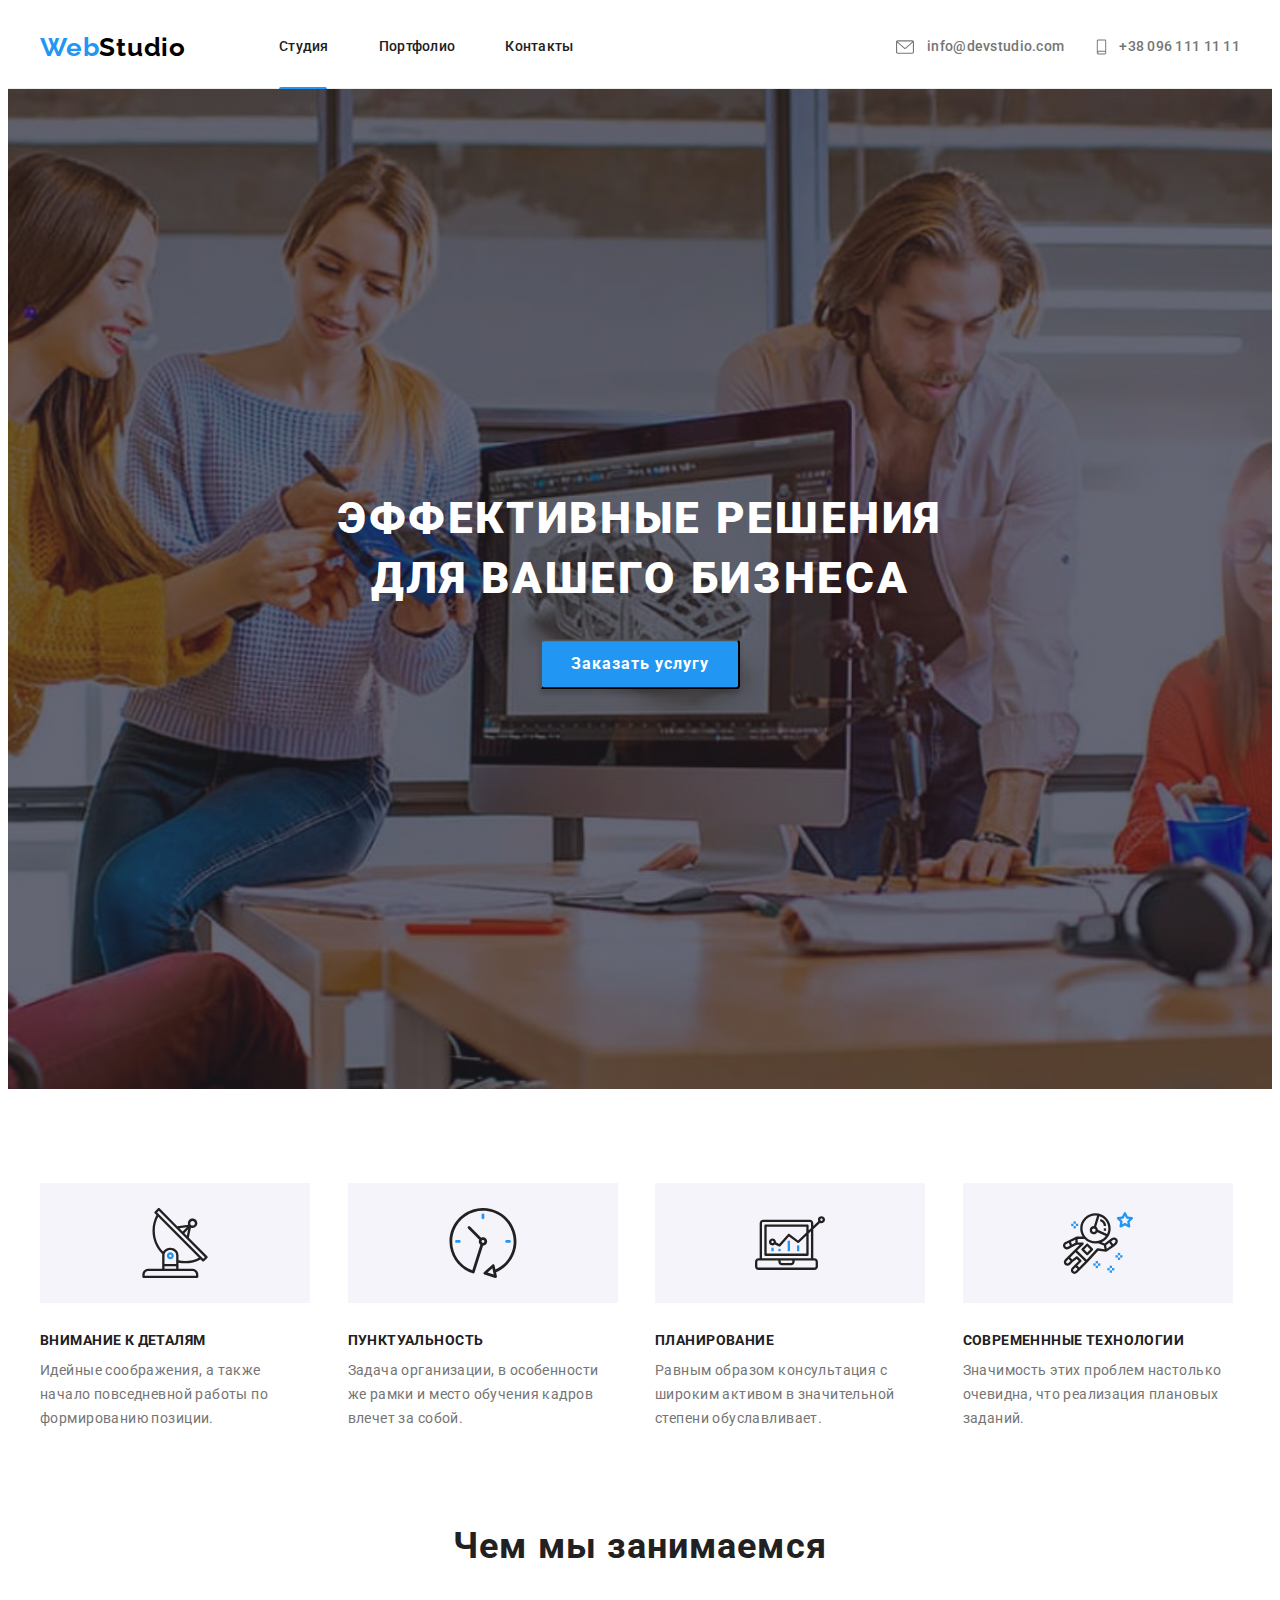
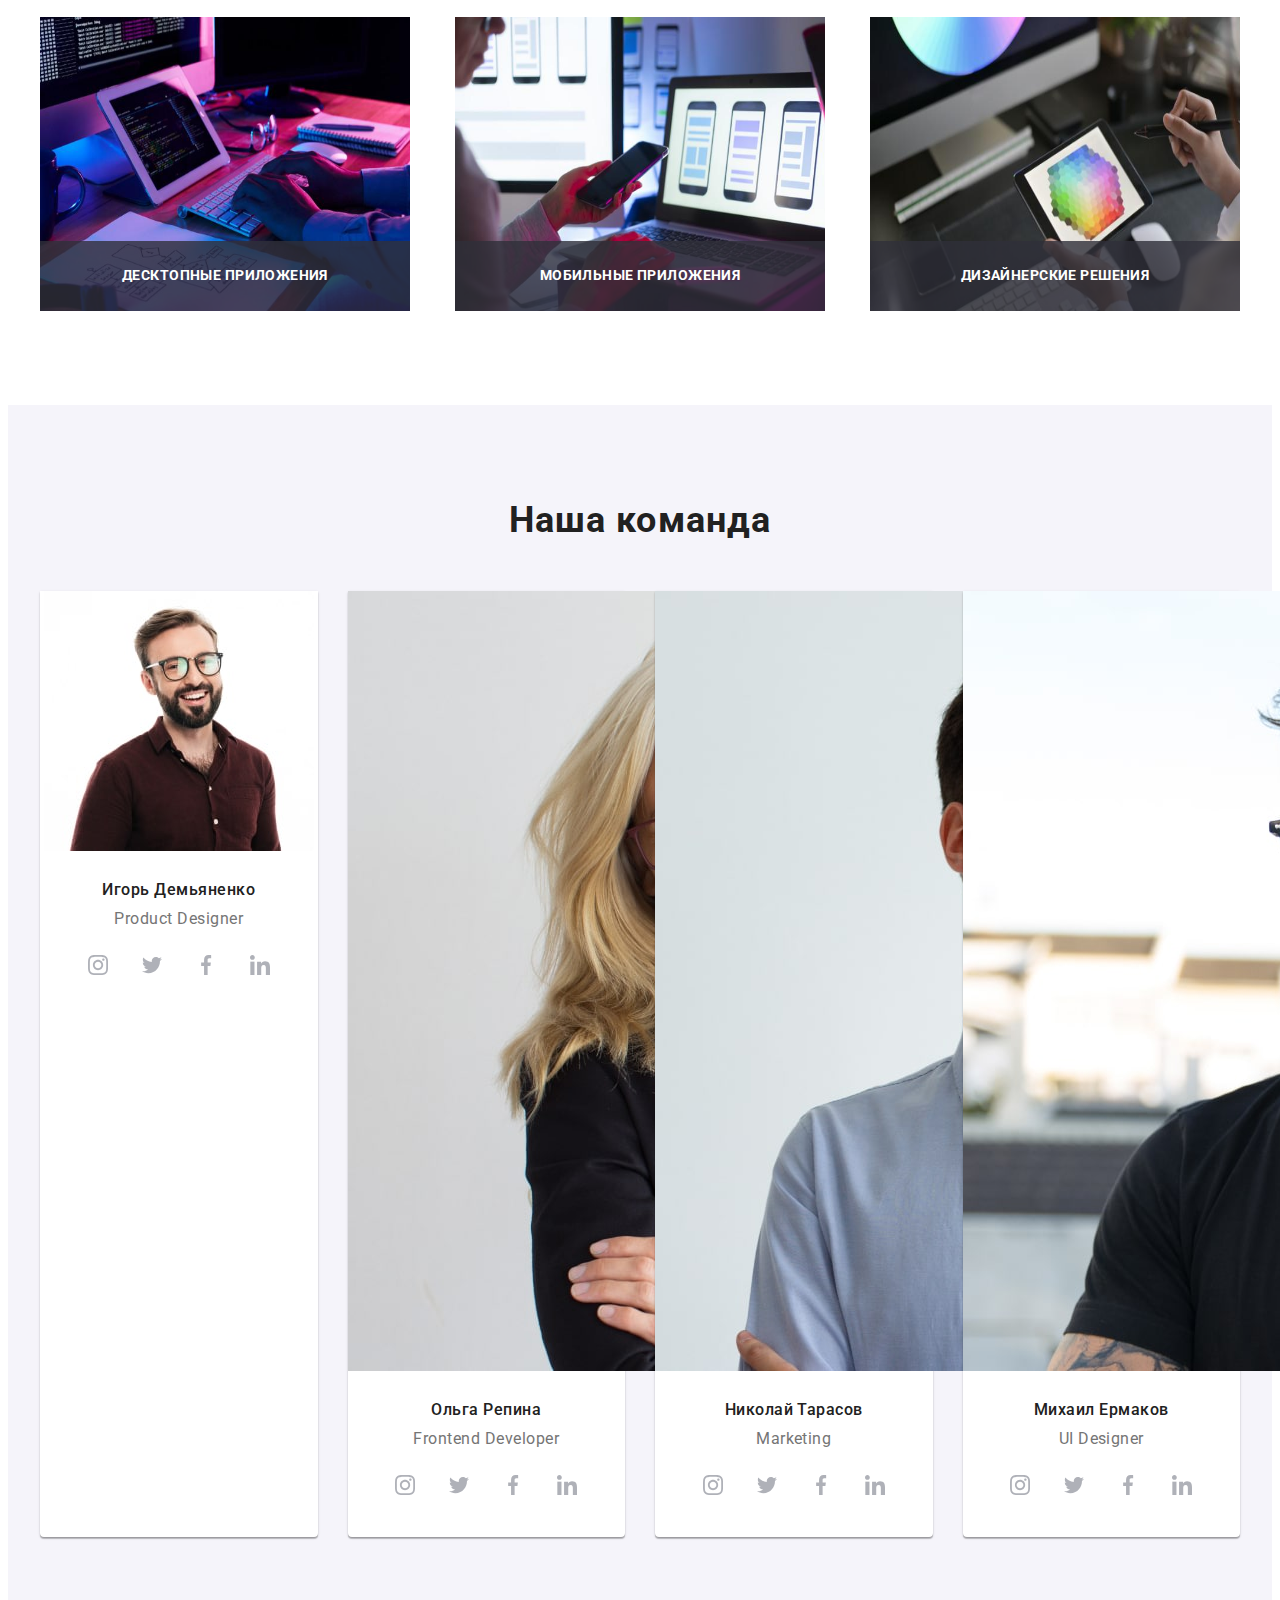
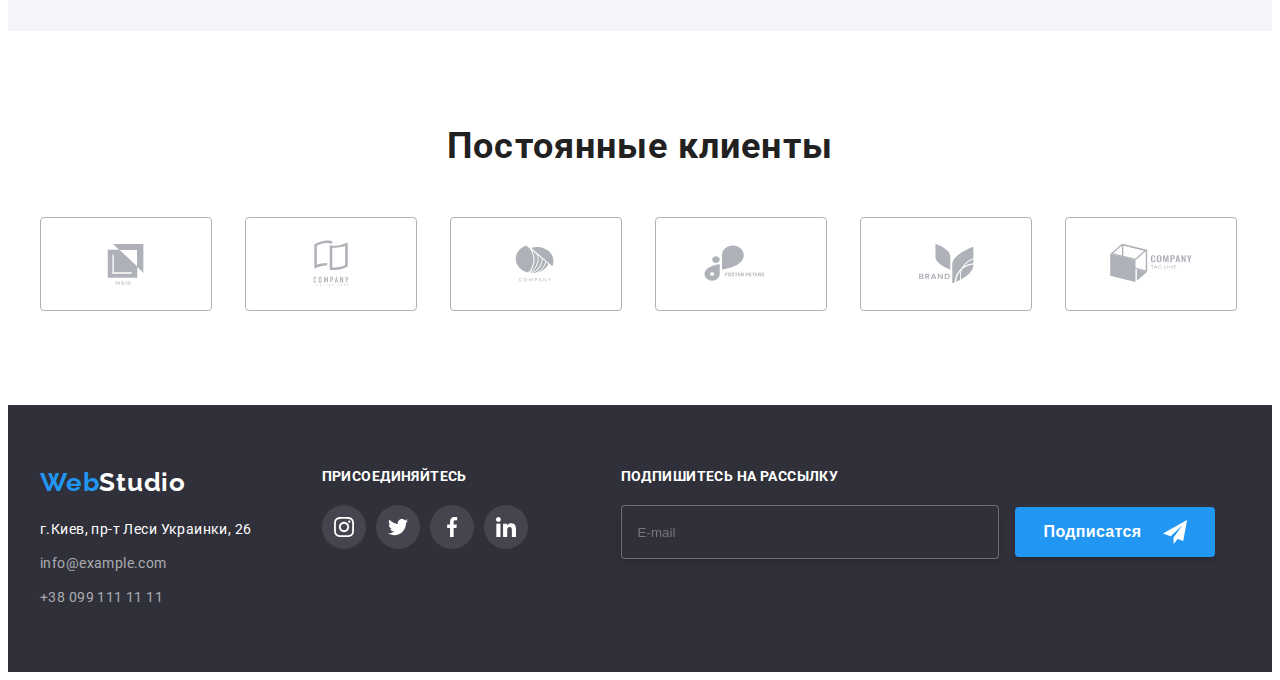
<file: index.html>
<!DOCTYPE html>
<html lang="ru">
  <head>
    <meta charset="UTF-8" />
    <meta http-equiv="X-UA-Compatible" content="IE=edge" />
    <meta name="viewport" content="width=device-width, initial-scale=1.0" />
    <link rel="preconnect" href="https://fonts.googleapis.com" />
    <link rel="preconnect" href="https://fonts.gstatic.com" crossorigin />
    <link
      href="https://fonts.googleapis.com/css2?family=Raleway:wght@700&family=Roboto:wght@400;500;700;900&display=swap"
      rel="stylesheet"
    />
    <link
      rel="stylesheet"
      href="https://cdnjs.cloudflare.com/ajax/libs/modern-normalize/1.1.0/modern-normalize.min.css"
      integrity="sha512-wpPYUAdjBVSE4KJnH1VR1HeZfpl1ub8YT/NKx4PuQ5NmX2tKuGu6U/JRp5y+Y8XG2tV+wKQpNHVUX03MfMFn9Q=="
      crossorigin="anonymous"
      referrerpolicy="no-referrer"
    />
    <link rel="stylesheet" href="./css/main.min.css" />
    <title>WebStudio</title>
  </head>
  <body>
    <!--header-->
    <header class="header">
      <!--menu nav-->
      <div class="container">
        <a class="logo link" href="./index.html"
          >Web<span class="logo--bleck">Studio</span></a>
        <nav class="nav header-nav">
          <ul class="nav-list list">
            <li class="nav__item">
              <a class="nav__link link" href="./index.html">Студия</a>
            </li>
            <li class="nav__item">
              <a class="nav__link link" href="./portfolio.html"
                >Портфолио</a
              >
            </li>
            <li class="nav__item">
              <a class="nav__link link" href="#contaсts">Контакты</a>
            </li>
          </ul>
        </nav>
        <ul class="contaсt-first list">
          <li class="contaсt-first__item">
            <a class="contaсt-first__link link" href="info@devstudio.com"
              ><svg class="contaсt-first__icon" width="24" height="18">
                <use href="./img/icons.svg#icon-envelope"></use></svg>
            info@devstudio.com</a>
          </li>
          <li class="contaсt-first__item">
            <a class="contaсt-first__link link" href="+380961111111">
              <svg class="contaсt-first__icon" width="15" height="24">
                <use href="./img/icons.svg#icon-smartphone"></use></svg>
              +38 096 111 11 11</a>
          </li>
        </ul>
        <button class="menu-open-btn" type="button">
        <svg class="menu-open-icon" width="40" height="40">
        <use href="./img/icons.svg#icon-menu"></use></svg>
        </button>
        <div class="mob-menu is-hidden">
          <div class="container">
            <button class="menu-close-btn" type="button">
              <svg class="menu-close-icon" width="40" height="40">
              <use href="./img/icons.svg#icon-close_40px"></use></svg>
            </button>
            <nav class="mob-nav">
              <ul class="mob-nav-list list">
                <li class="mob-nav__item">
                  <a class="mob-nav__link mob-nav__link--color link" href="./index.html">Студия</a>
                </li>
                <li class="mob-nav__item">
                  <a class="mob-nav__link link" href="./portfolio.html"
                    >Портфолио</a
                  >
                </li>
                <li class="mob-nav__item">
                  <a class="mob-nav__link link" href="#contaсts">Контакты</a>
                </li>
              </ul>
            </nav>
            <div class="mob-bottom">
              <ul class="mob-contaсt-list list">
                <li class="mob-contaсt__item">
                  <a class="mob-contaсt__tel link" 
                    href="+380961111111">+38 096 111 11 11</a>
                </li>
                <li class="mob-contaсt__item">
                  <a class="mob-contaсt__email link" 
                    href="info@devstudio.com">info@devstudio.com</a>
                </li>
              </ul>
              <ul class="mob-soc-list list">
                <li class="mob-soc__item">
                  <a href="https://www.instagram.com"
                    class="mob-soc__link link">Instagram</a>
                </li>
                <li class="mob-soc__item">
                  <a href="https://twitter.com" 
                    class="mob-soc__link link">Twitter</a>
                </li>
                <li class="mob-soc__item">
                  <a href="https://www.facebook.com" 
                    class="mob-soc__link link">Facebook</a>
                </li>
                <li class="mob-soc__item">
                  <a href="https://www.linkedin.com/"
                    class="mob-soc__link link">Linkedin</a>
                </li>
              </ul>
            </div>
          </div>
        </div>
      </div>
    </header>
    <!--main container-->
    <main>
      <!--main-header-->
      <section class="main-section">
        <div class="container">
          <h1 class="main-section__motto">
            ЭФФЕКТИВНЫЕ РЕШЕНИЯ <br />ДЛЯ ВАШЕГО БИЗНЕСА
          </h1>
          <button
            class="main-section__btn"
            type="button"
            data-modal-open
          >
            Заказать услугу
          </button>
        </div>
      </section>
      <!--features-->
      <section class="soft-skils">
        <h2 class="visually-hidden">Сильные стороны</h2>
        <div class="container">
          <ul class="soft-skils-list list">
            <li class="soft-skils__item">
              <div class="soft-skils__cont">
                <svg class="soft-skils__icon" width="70" height="70">
                  <use href="./img/icons.svg#icon-antenna"></use>
                </svg>
              </div>
              <h3 class="soft-skils__header">ВНИМАНИЕ К ДЕТАЛЯМ</h3>
              <p class="soft-skils__paragraph">
                Идейные соображения, а также начало повседневной работы по
                формированию позиции.
              </p>
            </li>
            <li class="soft-skils__item">
              <div class="soft-skils__cont">
                <svg class="soft-skils__icon" width="70" height="70">
                  <use href="./img/icons.svg#icon-clock"></use>
                </svg>
              </div>
              <h3 class="soft-skils__header">ПУНКТУАЛЬНОСТЬ</h3>
              <p class="soft-skils__paragraph">
                Задача организации, в особенности же рамки и место обучения
                кадров влечет за собой.
              </p>
            </li>
            <li class="soft-skils__item">
              <div class="soft-skils__cont">
                <svg class="soft-skils__icon" width="70" height="70">
                  <use href="./img/icons.svg#icon-diagram"></use>
                </svg>
              </div>
              <h3 class="soft-skils__header">ПЛАНИРОВАНИЕ</h3>
              <p class="soft-skils__paragraph">
                Равным образом консультация с широким активом в значительной
                степени обуславливает.
              </p>
            </li>
            <li class="soft-skils__item">
              <div class="soft-skils__cont">
                <svg class="soft-skils__icon" width="70" height="70">
                  <use href="./img/icons.svg#icon-astronaut"></use>
                </svg>
              </div>
              <h3 class="soft-skils__header">СОВРЕМЕНННЫЕ ТЕХНОЛОГИИ</h3>
              <p class="soft-skils__paragraph">
                Значимость этих проблем настолько очевидна, что реализация
                плановых заданий.
              </p>
            </li>
          </ul>
        </div>
      </section>
      <!--what are we doing-->
      <section class="hard-skil"> 
        <div class="container">
          <h2 class="hard-skils">Чем мы занимаемся</h2>
          <ul class="hard-skils-list list">
            <li class="hard-skils__item">
              <p class="hard-skils__par">Десктопные приложения</p>
              <img
                src="img/photo1.jpg"
                alt="Дизайн сайта"
                width="370"
                height="294"
              />
            </li>
            <li class="hard-skils__item">
              <p class="hard-skils__par">Мобильные приложения</p>
              <img
                src="img/photo2.jpg"
                alt="Вёрстка сайта"
                width="370"
                height="294"
              />
            </li>
            <li class="hard-skils__item">
              <p class="hard-skils__par">Дизайнерские решения</p>
              <img
                src="img/photo3.jpg"
                alt="Стиль сайта"
                width="370"
                height="294"
              />
            </li>
          </ul>
        </div>
      </section>
      <!--our team-->
      <section class="team">
        <div class="container">
          <h2 class="our-team">Наша команда</h2>
          <ul class="our-team-list list">
            <li class="our-team__item desinger">
              <!--Product Designer-->
              <picture>
                <source 
                  srcset="./img/ProductDesigner.jpg 1x, 
                  img/ProductDesigner-2x.jpg 2x"
                  media="(min-width:1200px )" 
                />
                <source 
                  srcset="./img/ProductDesigner-tab.jpg 1x, 
                  img/ProductDesigner-tab-2x.jpg 2x"
                  media="(min-width:768px )" 
                />
                <source 
                  srcset="./img/ProductDesigner-mob.jpg 1x, 
                  img/ProductDesigner-mob-2x.jpg 2x"
                  media="(min-width:480px )" 
                />
                <img
                class="our-team__img"
                src="img/ProductDesigner.jpg"
                alt="Дизайнер"
                />
              </picture>
              <div class="our-team-signature">
                <h3 class="our-team__header">Игорь Демьяненко</h3>
                <p class="our-team__paragraph">Product Designer</p>
                <ul class="soc-list list">
                  <li class="soc__item">
                    <a
                      href="https://www.instagram.com"
                      class="soc__link"
                      ><svg class="soc__icon" width="20" height="20">
                        <use href="./img/icons.svg#icon-instagram"></use>
                      </svg>
                    </a>
                  </li>
                  <li class="soc__item">
                    <a href="https://twitter.com" class="soc__link"
                      ><svg class="soc__icon" width="20" height="20">
                        <use href="./img/icons.svg#icon-twitter"></use></svg
                    ></a>
                  </li>
                  <li class="soc__item">
                    <a href="https://www.facebook.com" class="soc__link"
                      ><svg class="soc__icon" width="20" height="20">
                        <use href="./img/icons.svg#icon-facebook"></use></svg
                    ></a>
                  </li>
                  <li class="soc__item">
                    <a
                      href="https://www.linkedin.com/"
                      class="soc__link"
                      ><svg class="soc__icon" width="20" height="20">
                        <use href="./img/icons.svg#icon-linkedin"></use></svg
                    ></a>
                  </li>
                </ul>
              </div>
            </li>
            <li class="our-team__item frontend">
              <!--Frontend Developer-->
              <picture>
                <source 
                  srcset="./img/FrontendDeveloper.jpg 1x, 
                  img/FrontendDeveloper-2x.jpg 2x"
                  media="(min-width:1200px )" 
                />
                <source 
                  srcset="./img/FrontendDeveloper-tab.jpg 1x, 
                  img/FrontendDeveloper-tab-2x.jpg 2x"
                  media="(min-width:768px )" 
                />
                <source 
                  srcset="./img/FrontendDeveloper-mob.jpg 1x, 
                  img/FrontendDeveloper-mob-2x.jpg 2x"
                  media="(min-width:480px )" 
                />
                <img
                class="our-team__img"
                src="img/FrontendDeveloper.jpg"
                alt="Разработчик сайтов"
                />
              </picture>
              <div class="our-team-signature">
                <h3 class="our-team__header">Ольга Репина</h3>
                <p class="our-team__paragraph">Frontend Developer</p>
                <ul class="soc-list list">
                  <li class="soc__item">
                    <a
                      href="https://www.instagram.com"
                      class="soc__link"
                      ><svg class="soc__icon" width="20" height="20">
                        <use href="./img/icons.svg#icon-instagram"></use>
                      </svg>
                    </a>
                  </li>
                  <li class="soc__item">
                    <a href="https://twitter.com" class="soc__link"
                      ><svg class="soc__icon" width="20" height="20">
                        <use href="./img/icons.svg#icon-twitter"></use></svg
                    ></a>
                  </li>
                  <li class="soc__item">
                    <a href="https://www.facebook.com" class="soc__link"
                      ><svg class="soc__icon" width="20" height="20">
                        <use href="./img/icons.svg#icon-facebook"></use></svg
                    ></a>
                  </li>
                  <li class="soc__item">
                    <a
                      href="https://www.linkedin.com/"
                      class="soc__link"
                      ><svg class="soc__icon" width="20" height="20">
                        <use href="./img/icons.svg#icon-linkedin"></use></svg
                    ></a>
                  </li>
                </ul>
              </div>
            </li>
            <li class="our-team__item marketing">
              <!--Marketing-->
              <picture>
                <source 
                  srcset="./img/Marketing.jpg 1x, 
                  img/Marketing-2x.jpg 2x"
                  media="(min-width:1200px )" 
                />
                <source 
                  srcset="./img/Marketing-tab.jpg 1x, 
                  img/Marketing-tab-2x.jpg 2x"
                  media="(min-width:768px )" 
                />
                <source 
                  srcset="./img/Marketing-mob.jpg 1x, 
                  img/Marketing-mob-2x.jpg 2x"
                  media="(min-width:480px )" 
                />
                <img
                class="our-team__img"
                src="img/Marketing.jpg"
                alt="Маркетолог"
                />
              </picture>
              <div class="our-team-signature">
                <h3 class="our-team__header">Николай Тарасов</h3>
                <p class="our-team__paragraph">Marketing</p>
                <ul class="soc-list list">
                  <li class="soc__item">
                    <a
                      href="https://www.instagram.com"
                      class="soc__link"
                      ><svg class="soc__icon" width="20" height="20">
                        <use href="./img/icons.svg#icon-instagram"></use>
                      </svg>
                    </a>
                  </li>
                  <li class="soc__item">
                    <a href="https://twitter.com" class="soc__link"
                      ><svg class="soc__icon" width="20" height="20">
                        <use href="./img/icons.svg#icon-twitter"></use></svg
                    ></a>
                  </li>
                  <li class="soc__item">
                    <a href="https://www.facebook.com" class="soc__link"
                      ><svg class="soc__icon" width="20" height="20">
                        <use href="./img/icons.svg#icon-facebook"></use></svg
                    ></a>
                  </li>
                  <li class="soc__item">
                    <a
                      href="https://www.linkedin.com/"
                      class="soc__link"
                      ><svg class="soc__icon" width="20" height="20">
                        <use href="./img/icons.svg#icon-linkedin"></use></svg
                    ></a>
                  </li>
                </ul>
              </div>
            </li>
            <li class="our-team__item uidesigner">
              <!--UI Designer-->
              <picture>
                <source 
                  srcset="./img/UIDesigner.jpg 1x, 
                  img/UIDesigner-2x.jpg 2x"
                  media="(min-width:1200px )" 
                />
                <source 
                  srcset="./img/UIDesigner-tab.jpg 1x, 
                  img/UIDesigner-tab-2x.jpg 2x"
                  media="(min-width:768px )" 
                />
                <source 
                  srcset="./img/UIDesigner-mob.jpg 1x, 
                  img/UIDesigner-mob-2x.jpg 2x"
                  media="(min-width:480px )" 
                />
                <img
                class="our-team__img"
                src="img/UIDesigner.jpg"
                alt="Прэктировщик сайтов"
                />
              </picture>
              <div class="our-team-signature">
                <h3 class="our-team__header">Михаил Ермаков</h3>
                <p class="our-team__paragraph">UI Designer</p>
                <ul class="soc-list list">
                  <li class="soc__item">
                    <a
                      href="https://www.instagram.com"
                      class="soc__link"
                      ><svg class="soc__icon" width="20" height="20">
                        <use href="./img/icons.svg#icon-instagram"></use>
                      </svg>
                    </a>
                  </li>
                  <li class="soc__item">
                    <a href="https://twitter.com" class="soc__link"
                      ><svg class="soc__icon" width="20" height="20">
                        <use href="./img/icons.svg#icon-twitter"></use></svg
                    ></a>
                  </li>
                  <li class="soc__item">
                    <a href="https://www.facebook.com" class="soc__link"
                      ><svg class="soc__icon" width="20" height="20">
                        <use href="./img/icons.svg#icon-facebook"></use></svg
                    ></a>
                  </li>
                  <li class="soc__item">
                    <a
                      href="https://www.linkedin.com/"
                      class="soc__link"
                      ><svg class="soc__icon" width="20" height="20">
                        <use href="./img/icons.svg#icon-linkedin"></use></svg
                    ></a>
                  </li>
                </ul>
              </div>
            </li>
          </ul>
        </div>
      </section>
      <section class="clients">
        <div class="container">
          <h2 class="clients-text">Постоянные клиенты</h2>
          <ul class="clients-list list">
            <li class="clients__item">
              <a href="" class="clients__link"
                ><svg class="clients__icon" width="170" height="92">
                  <use href="./img/icons.svg#icon-client1"></use></svg
              ></a>
            </li>
            <li class="clients__item">
              <a href="" class="clients__link"
                ><svg class="clients__icon" width="170" height="92">
                  <use href="./img/icons.svg#icon-client2"></use></svg
              ></a>
            </li>
            <li class="clients__item">
              <a href="" class="clients__link"
                ><svg class="clients__icon" width="170" height="92">
                  <use href="./img/icons.svg#icon-client3"></use></svg
              ></a>
            </li>
            <li class="clients__item">
              <a href="" class="clients__link"
                ><svg class="clients__icon" width="170" height="92">
                  <use href="./img/icons.svg#icon-client4"></use></svg
              ></a>
            </li>
            <li class="clients__item">
              <a href="" class="clients__link"
                ><svg class="clients__icon" width="170" height="92">
                  <use href="./img/icons.svg#icon-client5"></use></svg
              ></a>
            </li>
            <li class="clients__item">
              <a href="" class="clients__link"
                ><svg class="clients__icon" width="170" height="92">
                  <use href="./img/icons.svg#icon-client6"></use></svg
              ></a>
            </li>
          </ul>
        </div>
      </section>
    </main>
    <!--footer-->
    <footer class="footer" id="contaсts">
      <div class="container">
          <div class="footer-contakts">
            <a class="logo  link" href="./index.html"
            >Web<span class="logo--white">Studio</span></a
            >
            <address class="contakts">
            <ul class="contakts-list list">
              <li class="contakts__item">
                <a class="contakts__link contakts__link--color link" href=""
                  >г.Киев, пр-т Леси Украинки, 26</a
                >
              </li>
              <li class="contakts__item">
                <a class="contakts__link link" href="info@example.com"
                  >info@example.com</a
                >
              </li>
              <li class="contakts__item">
                <a class="contakts__link link" href="+380991111111"
                  >+38 099 111 11 11</a
                >
              </li>
            </ul>
            </address>
          </div>
          <div class="footer-soc">
            <h3 class="footer-soc-text">присоединяйтесь</h3>
            <ul class="soc-list list">
              <li class="soc__item">
                <a href="https://www.instagram.com" class="soc__link soc__link--fill"
                  ><svg class="soc__icon" width="20" height="20">
                    <use href="./img/icons.svg#icon-instagram"></use>
                  </svg>
                </a>
              </li>
              <li class="soc__item">
                <a href="https://twitter.com" class="soc__link soc__link--fill"
                  ><svg class="soc__icon" width="20" height="20">
                    <use href="./img/icons.svg#icon-twitter"></use></svg
                ></a>
              </li>
              <li class="soc__item">
                <a href="https://www.facebook.com" class="soc__link soc__link--fill"
                  ><svg class="soc__icon" width="20" height="20">
                    <use href="./img/icons.svg#icon-facebook"></use></svg
                ></a>
              </li>
              <li class="soc__item">
                <a href="https://www.linkedin.com/" class="soc__link soc__link--fill"
                  ><svg class="soc__icon" width="20" height="20">
                    <use href="./img/icons.svg#icon-linkedin"></use></svg
                ></a>
              </li>
            </ul>
          </div>
          <form class="footer-mailing">
            <label for="email" class="footer-mailing-label"
              >подпишитесь на рассылку</label>
            <input
              type="email"
              class="footer-mailing-input"
              name="user-email"
              id="email"
              placeholder="E-mail"
            />
            
            <button type="submit" class="footer-mailing-btn">
              Подписатся
              <svg class="footer-mailing-icon" width="24" height="24">
                <use href="./img/icons.svg#icon-icon-send"></use>
              </svg>
            </button>
          </form>
      </div>
    </footer>
    <div class="backdrop is-hidden" data-modal>
      <div class="modal">
        <button type="button" class="modal-close-btn" data-modal-close>
          <svg class="modal-close-icon" width="18" height="18">
            <use href="./img/icons.svg#icon-close"></use>
          </svg>
        </button>
        <p class="modal-par">Оставьте свои данные, мы вам перезвоним</p>
        <form class="modal-form">
          <div class="modal-form-field">
          <label for="user-name" class="modal-form-label"> Имя </label>
            <div class="modal-input-area">
            <input
              type="text"
              class="modal-input"
              name="user-name"
              id="user-name"
              required
            /><svg class="modal-input-icon" width="18" height="18">
              <use href="./img/icons.svg#icon-person"></use></svg>
            </div>
          </div>
          <div class="modal-form-field">
            <label for="user-telephone" class="modal-form-label">Телефон</label>
            <div class="modal-input-area">
              <input
              type="tel"
              class="modal-input"
              name="user-telephone"
              id="user-telephone"
              required
            /><svg class="modal-input-icon" width="18" height="18">
              <use href="./img/icons.svg#icon-phone"></use></svg>
            </div>
          </div>
          <div class="modal-form-field">
            <label for="user-email" class="modal-form-label">Почта</label>
            <div class="modal-input-area">
              <input
                type="email"
                class="modal-input"
                name="user-email"
                id="user-email"
                required
              /><svg class="modal-input-icon" width="18" height="18">
                <use href="./img/icons.svg#icon-email"></use></svg>
            </div>
          </div>
          <div>
            <label for="user-comment" class="modal-form-label">Комментарий</label>
            <textarea
              class="modal-textarea"
              name=" user-comment"
              placeholder="Введите текст"
              id="user-comment"
            ></textarea>
          </div>
          <div class="modal-form-checkbox">
            <input 
              type="checkbox" 
              class="input-check visually-hidden" 
              id="input-check" 
              name="policy" 
              value="policy"
              required
            />
            <label for="input-check" class="modal-check-text">
              <span class="modal-checkbox-span">
                <svg class="modal-check-icon" width="11" height="8">
                <use href="./img/icons.svg#icon-check"></use> 
              </span>
              Соглашаюсь с рассылкой и принимаю <a href="" class="modal-form-conditions">Условия договора</a>
            </label>
          </div>
          <button type="submit" class="modal-form-btn">Отправить</button>
        </form>
      </div>
    </div>
  <script src="./js/modal.js"></script> 
  <script src="./js/menu-mobile.js"></script> 
  </body>
</html>
</file>
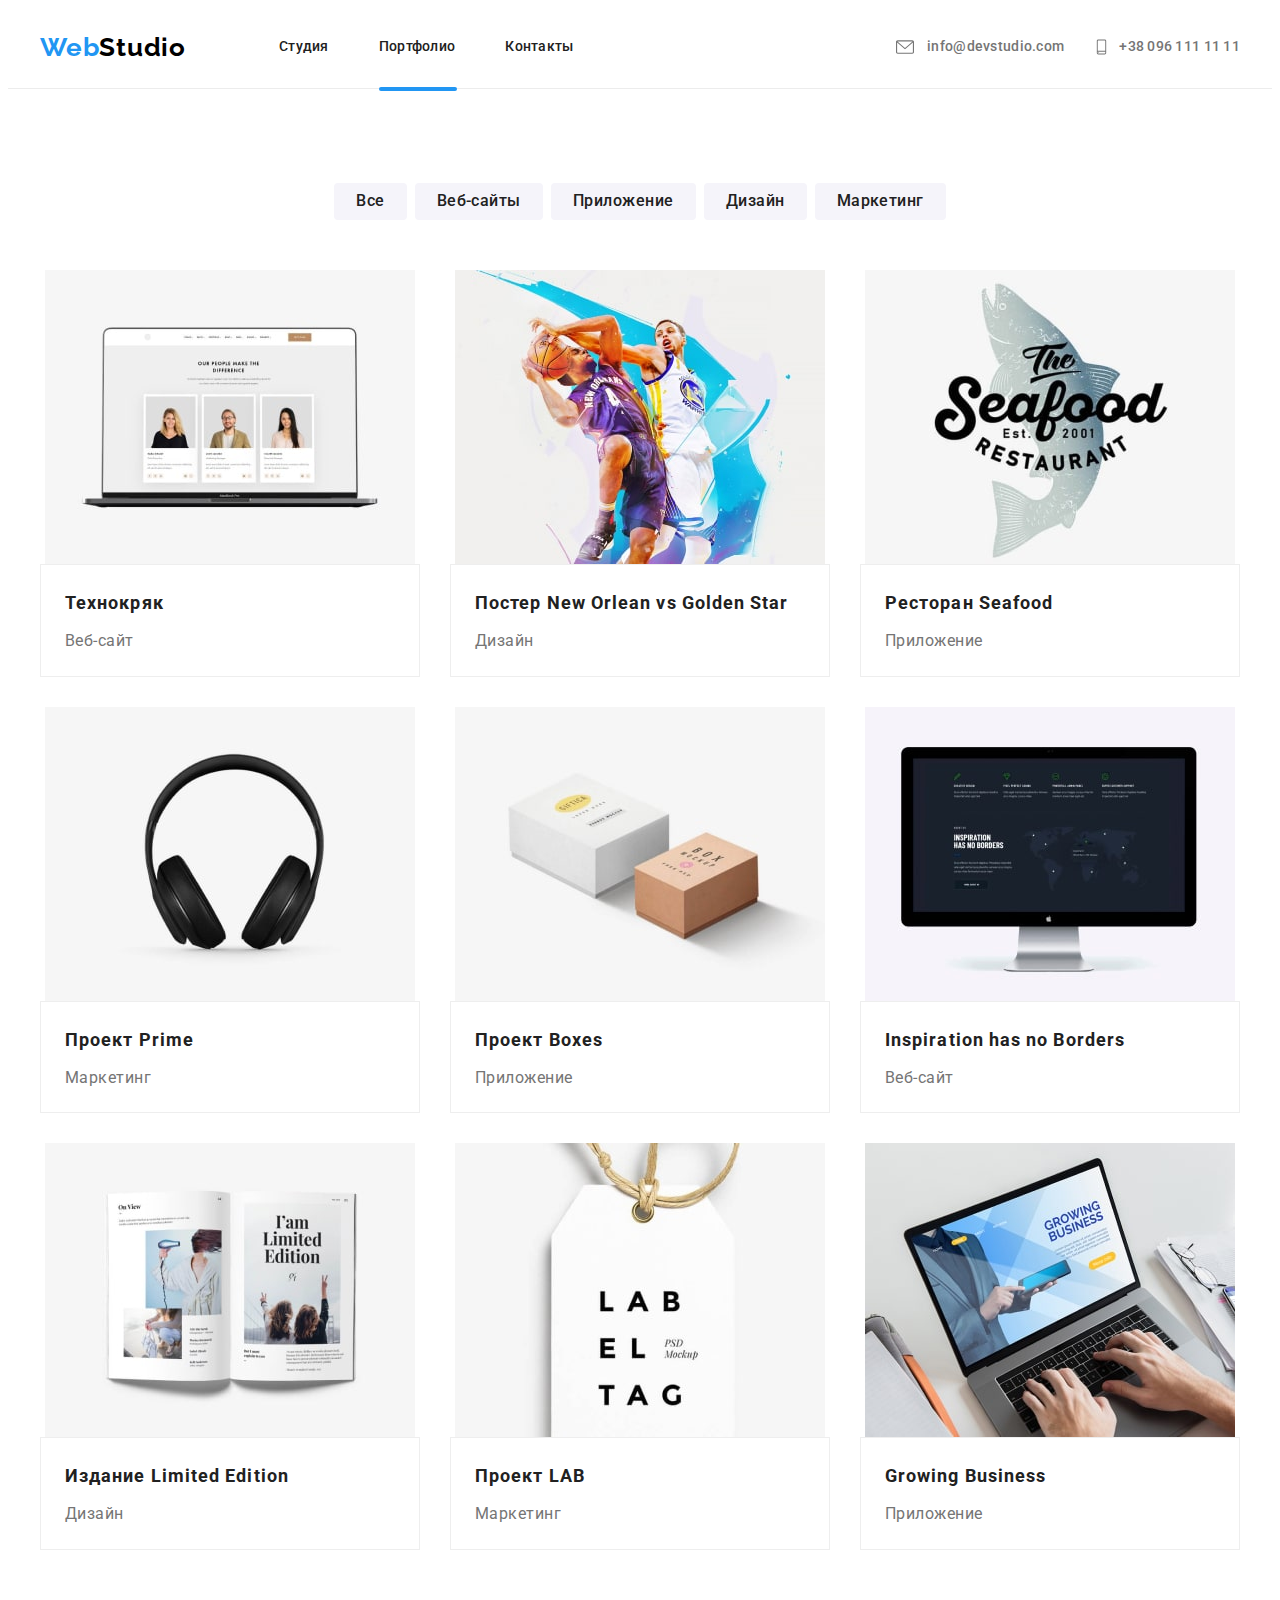
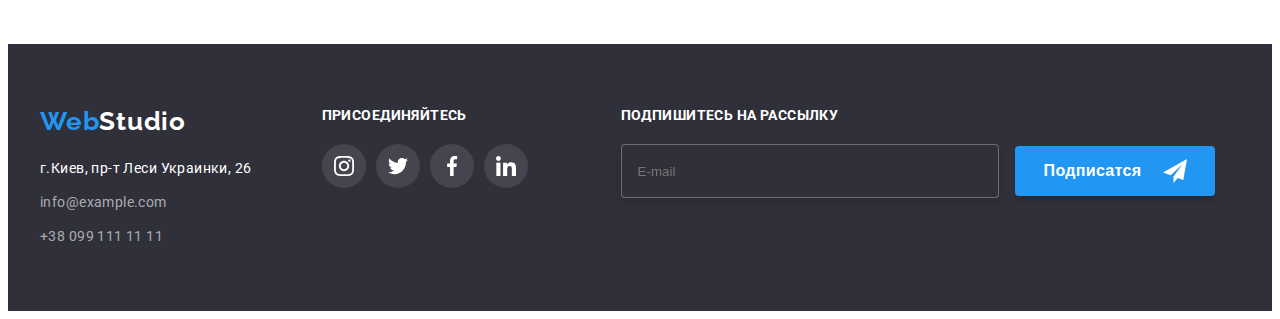
<file: portfolio.html>
<!DOCTYPE html>
<html lang="ru">
  <head>
    <meta charset="UTF-8" />
    <meta http-equiv="X-UA-Compatible" content="IE=edge" />
    <meta name="viewport" content="width=device-width, initial-scale=1.0" />
    <link rel="preconnect" href="https://fonts.googleapis.com" />
    <link rel="preconnect" href="https://fonts.gstatic.com" crossorigin />
    <link
      href="https://fonts.googleapis.com/css2?family=Raleway:wght@700&family=Roboto:wght@400;500;700;900&display=swap"
      rel="stylesheet"
    />
    <link
      rel="stylesheet"
      href="https://cdnjs.cloudflare.com/ajax/libs/modern-normalize/1.1.0/modern-normalize.min.css"
      integrity="sha512-wpPYUAdjBVSE4KJnH1VR1HeZfpl1ub8YT/NKx4PuQ5NmX2tKuGu6U/JRp5y+Y8XG2tV+wKQpNHVUX03MfMFn9Q=="
      crossorigin="anonymous"
      referrerpolicy="no-referrer"
    />
    <link rel="stylesheet" href="./css/port.min.css" />
    <title>Портфолио</title>
  </head>
  <body>
    <!--header-->
    <header class="header">
      <!--menu nav-->
      <div class="container">
        <a class="logo link" href="./index.html"
          >Web<span class="logo--bleck">Studio</span></a
        >
        <nav class="nav header-nav">
          <ul class="nav-list list">
            <li class="nav__item">
              <a class="nav__link link" href="./index.html">Студия</a>
            </li>
            <li class="nav__item">
              <a class="nav__link link" href="./portfolio.html"
                >Портфолио</a
              >
            </li>
            <li class="nav__item">
              <a class="nav__link link" href="#contaсts">Контакты</a>
            </li>
          </ul>
        </nav>
        <ul class="contaсt-first list">
          <li class="contaсt-first__item">
            <a class="contaсt-first__link link" href="info@devstudio.com"
              ><svg class="contaсt-first__icon" width="24" height="18">
                <use href="./img/icons.svg#icon-envelope"></use></svg
              >info@devstudio.com</a
            >
          </li>
          <li class="contaсt-first__item">
            <a class="contaсt-first__link link" href="+380961111111">
              <svg class="contaсt-first__icon" width="15" height="24">
                <use href="./img/icons.svg#icon-smartphone"></use></svg
              >+38 096 111 11 11</a
            >
          </li>
        </ul>
        <button class="menu-open-btn" type="button">
        <svg class="menu-open-icon" width="40" height="40">
        <use href="./img/icons.svg#icon-menu"></use></svg>
        </button>
        <div class="mob-menu is-hidden">
          <div class="container">
            <button class="menu-close-btn" type="button">
              <svg class="menu-close-icon" width="40" height="40">
              <use href="./img/icons.svg#icon-close_40px"></use></svg>
            </button>
            <nav class="mob-nav">
              <ul class="mob-nav-list list">
                <li class="mob-nav__item">
                  <a class="mob-nav__link link" href="./index.html">Студия</a>
                </li>
                <li class="mob-nav__item">
                  <a class="mob-nav__link mob-nav__link--color link" href="./portfolio.html"
                    >Портфолио</a>
                </li>
                <li class="mob-nav__item">
                  <a class="mob-nav__link link" href="#contaсts">Контакты</a>
                </li>
              </ul>
            </nav>
            <div class="mob-bottom">
              <ul class="mob-contaсt-list list">
                <li class="mob-contaсt__item">
                  <a class="mob-contaсt__tel link" 
                    href="+380961111111">+38 096 111 11 11</a>
                </li>
                <li class="mob-contaсt__item">
                  <a class="mob-contaсt__email link" 
                    href="info@devstudio.com">info@devstudio.com</a>
                </li>
              </ul>
              <ul class="mob-soc-list list">
                <li class="mob-soc__item">
                  <a href="https://www.instagram.com"
                    class="mob-soc__link link">Instagram</a>
                </li>
                <li class="mob-soc__item">
                  <a href="https://twitter.com" 
                    class="mob-soc__link link">Twitter</a>
                </li>
                <li class="mob-soc__item">
                  <a href="https://www.facebook.com" 
                    class="mob-soc__link link">Facebook</a>
                </li>
                <li class="mob-soc__item">
                  <a href="https://www.linkedin.com/"
                    class="mob-soc__link link">Linkedin</a>
                </li>
              </ul>
            </div>
          </div>
        </div>
      </div>
    </header>
    <main>
      <section class="portfolio">
        <div class="container">
          <ul class="menu-list list">
            <li class="menu__item link">
              <button class="menu__btn" type="button">Все</button>
            </li>
            <li class="menu__item">
              <button class="menu__btn" type="button">Веб-сайты</button>
            </li>
            <li class="menu__item">
              <button class="menu__btn" type="button">Приложение</button>
            </li>
            <li class="menu__item">
              <button class="menu__btn" type="button">Дизайн</button>
            </li>
            <li class="menu__item">
              <button class="menu__btn" type="button">Маркетинг</button>
            </li>
          </ul>
          <ul class="portfolio-list list">
            <li class="portfolio__item">
              <div class="portfolio-overlay"><picture>
                <source 
                  srcset="./img/portfolio/port1.jpg 1x, 
                  img/portfolio/port1-2x.jpg 2x"
                  media="(min-width:1200px )" 
                />
                <source 
                  srcset="./img/portfolio/port1-tab.jpg 1x, 
                  img/portfolio/port1-tab-2x.jpg 2x"
                  media="(min-width:768px )" 
                />
                <source 
                  srcset="./img/portfolio/port1-mob.jpg 1x, 
                  img/portfolio/port1-mob-2x.jpg 2x"
                  media="(min-width:480px )" 
                />
                <img class="portfolio__img" src="img/portfolio/port1.jpg" alt="Технокряк" />
              </picture>
                <p class="portfolio-overlay__p">
                  Ресурс предлагает комплексные предложения с разным уровнем
                  функционала и сервисов. Все это позволит посетителю получить
                  исчерпывающие сведения о компании или частном лице.
                </p>
              </div>
              <div class="portfolio__description">
                <h3 class="portfolio__header">Технокряк</h3>
                <p class="portfolio__paragraph">Веб-сайт</p>
              </div>
            </li>
            <li class="portfolio__item">
              <div class="portfolio-overlay">
                <picture>
                <source 
                  srcset="./img/portfolio/port2.jpg 1x, 
                  img/portfolio/port2-2x.jpg 2x"
                  media="(min-width:1200px )" 
                />
                <source 
                  srcset="./img/portfolio/port2-tab.jpg 1x, 
                  img/portfolio/port2-tab-2x.jpg 2x"
                  media="(min-width:768px )" 
                />
                <source 
                  srcset="./img/portfolio/port2-mob.jpg 1x, 
                  img/portfolio/port2-mob-2x.jpg 2x"
                  media="(min-width:480px )" 
                />
                <img class="portfolio__img" src="img/portfolio/port2.jpg" alt="Постер New Orlean vs Golden Star" />
                </picture>
                <p class="portfolio-overlay__p">
                  Ресурс предлагает комплексные предложения с разным уровнем
                  функционала и сервисов. Все это позволит посетителю получить
                  исчерпывающие сведения о компании или частном лице.
                </p>
              </div>
              <div class="portfolio__description">
                <h3 class="portfolio__header">
                  Постер New Orlean vs Golden Star
                </h3>
                <p class="portfolio__paragraph">Дизайн</p>
              </div>
            </li>
            <li class="portfolio__item">
              <div class="portfolio-overlay">
                <picture>
                <source 
                  srcset="./img/portfolio/port3.jpg 1x, 
                  img/portfolio/port3-2x.jpg 2x"
                  media="(min-width:1200px )" 
                />
                <source 
                  srcset="./img/portfolio/port3-tab.jpg 1x, 
                  img/portfolio/port3-tab-2x.jpg 2x"
                  media="(min-width:768px )" 
                />
                <source 
                  srcset="./img/portfolio/port3-mob.jpg 1x, 
                  img/portfolio/port3-mob-2x.jpg 2x"
                  media="(min-width:480px )" 
                />
                <img class="portfolio__img" src="img/portfolio/port3.jpg" alt="Ресторан Seafood" />
                </picture>
                <p class="portfolio-overlay__p">
                  Ресурс предлагает комплексные предложения с разным уровнем
                  функционала и сервисов. Все это позволит посетителю получить
                  исчерпывающие сведения о компании или частном лице.
                </p>
              </div>
              <div class="portfolio__description">
                <h3 class="portfolio__header">Ресторан Seafood</h3>
                <p class="portfolio__paragraph">Приложение</p>
              </div>
            </li>
            <li class="portfolio__item">
              <div class="portfolio-overlay">
                  <picture>
                <source 
                  srcset="./img/portfolio/port4.jpg 1x, 
                  img/portfolio/port4-2x.jpg 2x"
                  media="(min-width:1200px )" 
                />
                <source 
                  srcset="./img/portfolio/port4-tab.jpg 1x, 
                  img/portfolio/port4-tab-2x.jpg 2x"
                  media="(min-width:768px )" 
                />
                <source 
                  srcset="./img/portfolio/port4-mob.jpg 1x, 
                  img/portfolio/port4-mob-2x.jpg 2x"
                  media="(min-width:480px )" 
                />
                <img class="portfolio__img" src="img/portfolio/port4.jpg" alt="Проект Prime" />
                </picture>
                <p class="portfolio-overlay__p">
                  Ресурс предлагает комплексные предложения с разным уровнем
                  функционала и сервисов. Все это позволит посетителю получить
                  исчерпывающие сведения о компании или частном лице.
                </p>
              </div>
              <div class="portfolio__description">
                <h3 class="portfolio__header">Проект Prime</h3>
                <p class="portfolio__paragraph">Маркетинг</p>
              </div>
            </li>
            <li class="portfolio__item">
              <div class="portfolio-overlay">
                  <picture>
                <source 
                  srcset="./img/portfolio/port5.jpg 1x, 
                  img/portfolio/port5-2x.jpg 2x"
                  media="(min-width:1200px )" 
                />
                <source 
                  srcset="./img/portfolio/port5-tab.jpg 1x, 
                  img/portfolio/port5-tab-2x.jpg 2x"
                  media="(min-width:768px )" 
                />
                <source 
                  srcset="./img/portfolio/port5-mob.jpg 1x, 
                  img/portfolio/port5-mob-2x.jpg 2x"
                  media="(min-width:480px )" 
                />
                <img class="portfolio__img" src="img/portfolio/port5.jpg" alt="Проект Boxes" />
                </picture>
                <p class="portfolio-overlay__p">
                  Ресурс предлагает комплексные предложения с разным уровнем
                  функционала и сервисов. Все это позволит посетителю получить
                  исчерпывающие сведения о компании или частном лице.
                </p>
              </div>
              <div class="portfolio__description">
                <h3 class="portfolio__header">Проект Boxes</h3>
                <p class="portfolio__paragraph">Приложение</p>
              </div>
            </li>
            <li class="portfolio__item">
              <div class="portfolio-overlay">
                  <picture>
                <source 
                  srcset="./img/portfolio/port6.jpg 1x, 
                  img/portfolio/port6-2x.jpg 2x"
                  media="(min-width:1200px )" 
                />
                <source 
                  srcset="./img/portfolio/port6-tab.jpg 1x, 
                  img/portfolio/port6-tab-2x.jpg 2x"
                  media="(min-width:768px )" 
                />
                <source 
                  srcset="./img/portfolio/port6-mob.jpg 1x, 
                  img/portfolio/port6-mob-2x.jpg 2x"
                  media="(min-width:480px )" 
                />
                <img class="portfolio__img" src="img/portfolio/port6.jpg" alt="Inspiration has no Borders" />
                </picture>
                <p class="portfolio-overlay__p">
                  Ресурс предлагает комплексные предложения с разным уровнем
                  функционала и сервисов. Все это позволит посетителю получить
                  исчерпывающие сведения о компании или частном лице.
                </p>
              </div>
              <div class="portfolio__description">
                <h3 class="portfolio__header" lang="en">
                  Inspiration has no Borders
                </h3>
                <p class="portfolio__paragraph">Веб-сайт</p>
              </div>
            </li>
            <li class="portfolio__item">
              <div class="portfolio-overlay">
                  <picture>
                <source 
                  srcset="./img/portfolio/port7.jpg 1x, 
                  img/portfolio/port7-2x.jpg 2x"
                  media="(min-width:1200px )" 
                />
                <source 
                  srcset="./img/portfolio/port7-tab.jpg 1x, 
                  img/portfolio/port7-tab-2x.jpg 2x"
                  media="(min-width:768px )" 
                />
                <source 
                  srcset="./img/portfolio/port7-mob.jpg 1x, 
                  img/portfolio/port7-mob-2x.jpg 2x"
                  media="(min-width:480px )" 
                />
                <img class="portfolio__img" src="img/portfolio/port7.jpg" alt="Издание Limited Edition" />
                </picture>
                <p class="portfolio-overlay__p">
                  Ресурс предлагает комплексные предложения с разным уровнем
                  функционала и сервисов. Все это позволит посетителю получить
                  исчерпывающие сведения о компании или частном лице.
                </p>
              </div>
              <div class="portfolio__description">
                <h3 class="portfolio__header">Издание Limited Edition</h3>
                <p class="portfolio__paragraph">Дизайн</p>
              </div>
            </li>
            <li class="portfolio__item">
              <div class="portfolio-overlay">
                  <picture>
                <source 
                  srcset="./img/portfolio/port8.jpg 1x, 
                  img/portfolio/port8-2x.jpg 2x"
                  media="(min-width:1200px )" 
                />
                <source 
                  srcset="./img/portfolio/port8-tab.jpg 1x, 
                  img/portfolio/port8-tab-2x.jpg 2x"
                  media="(min-width:768px )" 
                />
                <source 
                  srcset="./img/portfolio/port8-mob.jpg 1x, 
                  img/portfolio/port8-mob-2x.jpg 2x"
                  media="(min-width:480px )" 
                />
                <img class="portfolio__img" src="img/portfolio/port8.jpg" alt="Проект LAB" />
                </picture>
                <p class="portfolio-overlay__p">
                  Ресурс предлагает комплексные предложения с разным уровнем
                  функционала и сервисов. Все это позволит посетителю получить
                  исчерпывающие сведения о компании или частном лице.
                </p>
              </div>
              <div class="portfolio__description">
                <h3 class="portfolio__header">Проект LAB</h3>
                <p class="portfolio__paragraph">Маркетинг</p>
              </div>
            </li>
            <li class="portfolio__item">
              <div class="portfolio-overlay">
                  <picture>
                <source 
                  srcset="./img/portfolio/port9.jpg 1x, 
                  img/portfolio/port9-2x.jpg 2x"
                  media="(min-width:1200px )" 
                />
                <source 
                  srcset="./img/portfolio/port9-tab.jpg 1x, 
                  img/portfolio/port9-tab-2x.jpg 2x"
                  media="(min-width:768px )" 
                />
                <source 
                  srcset="./img/portfolio/port9-mob.jpg 1x, 
                  img/portfolio/port9-mob-2x.jpg 2x"
                  media="(min-width:480px )" 
                />
                <img class="portfolio__img" src="img/portfolio/port9.jpg" alt="Growing Business" />
                </picture>
                <p class="portfolio-overlay__p">
                  Ресурс предлагает комплексные предложения с разным уровнем
                  функционала и сервисов. Все это позволит посетителю получить
                  исчерпывающие сведения о компании или частном лице.
                </p>
              </div>
              <div class="portfolio__description">
                <h3 class="portfolio__header" lang="en">
                  Growing Business
                </h3>
                <p class="portfolio__paragraph">Приложение</p>
              </div>
            </li>
          </ul>
        </div>
      </section>
    </main>
    <!--footer-->
    <footer class="footer" id="contaсts">
      <div class="container">
          <div class="footer-contakts">
            <a class="logo link" href="./index.html"
            >Web<span class="logo--white">Studio</span></a
            >
            <address class="contakts">
            <ul class="contakts-list list">
              <li class="contakts__item">
                <a class="contakts__link contakts__link--color link" href=""
                  >г.Киев, пр-т Леси Украинки, 26</a
                >
              </li>
              <li class="contakts__item">
                <a class="contakts__link link" href="info@example.com"
                  >info@example.com</a
                >
              </li>
              <li class="contakts__item">
                <a class="contakts__link link" href="+380991111111"
                  >+38 099 111 11 11</a
                >
              </li>
            </ul>
            </address>
          </div>
          <div class="footer-soc">
            <h3 class="footer-soc-text">присоединяйтесь</h3>
            <ul class="soc-list list">
              <li class="soc__item">
                <a href="https://www.instagram.com" class="soc__link soc__link--fill"
                  ><svg class="soc__icon" width="20" height="20">
                    <use href="./img/icons.svg#icon-instagram"></use>
                  </svg>
                </a>
              </li>
              <li class="soc__item">
                <a href="https://twitter.com" class="soc__link soc__link--fill"
                  ><svg class="soc__icon" width="20" height="20">
                    <use href="./img/icons.svg#icon-twitter"></use></svg
                ></a>
              </li>
              <li class="soc__item">
                <a href="https://www.facebook.com" class="soc__link soc__link--fill"
                  ><svg class="soc__icon" width="20" height="20">
                    <use href="./img/icons.svg#icon-facebook"></use></svg
                ></a>
              </li>
              <li class="soc__item">
                <a href="https://www.linkedin.com/" class="soc__link soc__link--fill"
                  ><svg class="soc__icon" width="20" height="20">
                    <use href="./img/icons.svg#icon-linkedin"></use></svg
                ></a>
              </li>
            </ul>
          </div>
          <form class="footer-mailing">
            <label for="email" class="footer-mailing-label"
              >подпишитесь на рассылку</label>
              <input
                type="email"
                class="footer-mailing-input"
                name="user-email"
                id="email"
                placeholder="E-mail"
              />
            
            <button type="submit" class="footer-mailing-btn">
              Подписатся
              <svg class="footer-mailing-icon" width="24" height="24">
                <use href="./img/icons.svg#icon-icon-send"></use>
              </svg>
            </button>
          </form>
      </div>
    </footer>
  <script src="./js/menu-mobile.js"></script> 
  </body>
</html>
</file>
<file: css/main.min.css>
﻿body{font-family:"Roboto",sans-serif;font-style:normal;color:#000}:root{--section-color: #2f303a}img{display:block}p,h1,h2,h3,h4,h5,h6{margin:0}ul,ol{padding-left:0;margin:0}button{cursor:pointer}.container{width:100%;padding-left:15px;padding-right:15px;margin:0 auto}@media screen and (min-width: 480px){.container{max-width:480px}}@media screen and (min-width: 768px){.container{max-width:768px}}@media screen and (min-width: 1200px){.container{max-width:1200px}}.link{text-decoration:none;transition-property:color,fill;transition-duration:250ms;transition-timing-function:cubic-bezier(0.4, 0, 0.2, 1)}.list{list-style:none}.logo--bleck{color:#000}.logo--white{color:#fff}.visually-hidden{position:absolute;white-space:nowrap;width:1px;height:1px;overflow:hidden;border:0;padding:0;clip:rect(0 0 0 0);clip-path:inset(50%);margin:-1px}.header{position:relative;background-color:#fff;--color-text-header: #212121;--color-text-contact: #757575;border-bottom:1px solid #ececec;display:flex;align-items:center;justify-content:space-between}.header .container{margin:0 auto;display:flex;align-items:center;justify-content:space-between}@media screen and (min-width: 768px){.header .container{margin:0 auto;display:flex;align-items:center}}@media screen and (min-width: 768px){.header .container{padding-top:21px;padding-bottom:21px}}@media screen and (min-width: 1200px){.header .container{padding-top:24px;padding-bottom:25px}}.logo{font-family:"Raleway";font-style:normal;font-weight:700;font-size:24px;line-height:1.67;letter-spacing:.03em;color:#2196f3}@media screen and (min-width: 1200px){.logo{font-weight:none;font-size:26px;line-height:1.19;letter-spacing:none;color:none}}@media screen and (min-width: 768px){.header-nav{margin-left:88px}}@media screen and (min-width: 1200px){.header-nav{margin-left:93px}}.nav-list{font-weight:500;font-size:14px;line-height:1.14;letter-spacing:.02em;color:#212121;display:flex;transition-property:color;transition-duration:250ms;transition-timing-function:cubic-bezier(0.4, 0, 0.2, 1)}.nav-list :hover,.nav-list :focus{color:#2196f3}@media screen and (max-width: 767px){.nav-list{display:none}}.nav__item{display:flex}.nav__item:not(:last-child){margin-right:50px}.nav__link{font-weight:500;font-size:14px;line-height:1.14;letter-spacing:.02em;color:#212121}.contaсt-first{font-weight:500;font-size:14px;line-height:1.14;letter-spacing:.02em;color:#757575;display:flex;margin-left:auto;transition-property:color,fill;transition-duration:250ms;transition-timing-function:cubic-bezier(0.4, 0, 0.2, 1)}@media screen and (max-width: 767px){.contaсt-first{display:none}}@media screen and (min-width: 768px){.contaсt-first{flex-direction:column;margin-bottom:-10px}}@media screen and (min-width: 1200px){.contaсt-first{flex-direction:row;align-items:center;margin-right:-30px;margin-bottom:0}}@media screen and (min-width: 768px){.contaсt-first__item{margin-bottom:10px}}@media screen and (min-width: 1200px){.contaсt-first__item{margin-right:30px;margin-bottom:0}}.contaсt-first__link{color:var(--color-text-contact);display:flex;align-items:center;fill:var(--color-text-contact)}.contaсt-first__link:hover,.contaсt-first__link:focus{color:#2196f3;fill:#2196f3}.contaсt-first__icon{margin-right:10px}.menu-open-btn{background:#fff;border:none}.menu-open-btn:hover,.menu-open-btn:focus{fill:#2196f3}@media screen and (min-width: 768px){.menu-open-btn{display:none}}.mob-menu{position:fixed;z-index:1;top:0;right:0;background-color:#fff;width:100vw;height:100vh;padding:48px 0px;margin:0 auto}.mob-menu .container{display:flex;flex-direction:column;justify-content:space-between;height:100%;align-items:flex-start}@media screen and (mn-width: 768px){.mob-menu{display:none}}.menu-close-btn{position:absolute;top:10px;right:15px;background:#fff;border:none}.menu-close-btn:hover,.menu-close-btn:focus{fill:#2196f3}.mob-nav__item:hover,.mob-nav__item:focus{color:#2196f3}.mob-nav__item:not(last-child){margin-bottom:32px}.mob-nav__link{font-weight:500;font-size:40px;line-height:1.175;letter-spacing:.02em;color:#212121}.mob-nav__link:hover,.mob-nav__link:focus{color:#2196f3}.mob-nav__link--color{color:#2196f3}.mob-contaсt-list{margin-bottom:64px}.mob-contaсt__item:not(last-child){margin-bottom:32px}.mob-contaсt__tel{font-weight:500;font-size:30px;line-height:1.175;letter-spacing:.02em;color:#2196f3;margin-bottom:32px}@media screen and (min-width: 380px){.mob-contaсt__tel{font-weight:500;font-size:34px;line-height:1.175;letter-spacing:.02em;color:#2196f3}}.mob-contaсt__email{font-weight:500;font-size:24px;line-height:1.165;letter-spacing:.02em;color:#757575}.mob-contaсt__email:hover,.mob-contaсt__email:focus{color:#2196f3}.mob-soc-list{display:flex;margin-left:-10px}.mob-soc__item:not(last-child){padding-right:10px;margin-left:10px;border-right:1px solid rgba(33,33,33,.2)}.mob-soc__item:nth-child(4){border:none}.mob-soc__link{font-weight:500;font-size:14px;line-height:1.22;letter-spacing:.02em;color:#2196f3}@media screen and (min-width: 380px){.mob-soc__link{font-weight:500;font-size:18px;line-height:1.22;letter-spacing:.02em;color:#2196f3}}.no-scroll{overflow:hidden}.is-hidden{opacity:0;pointer-events:none;visibility:hidden}.nav__item:nth-child(1):after{content:"";position:absolute;top:99%;width:48px;height:4px;background:#2196f3;border-radius:2px}.main-section{background-image:linear-gradient(rgba(47, 48, 58, 0.4), rgba(47, 48, 58, 0.4)),url(../img/Header_fon-mobile.jpg);background-repeat:no-repeat;background-position:center;background-size:cover;height:400px;margin:0 auto;padding-top:200px;padding-bottom:200px;position:relative}@media(min-device-pixel-ratio: 2),(min-resolution: 192dpi),(min-resolution: 2dppx){.main-section{background-image:linear-gradient(rgba(47, 48, 58, 0.4), rgba(47, 48, 58, 0.4)),url(../img/Header_fon-mobile-2x.jpg)}}.main-section .container{position:absolute;top:50%;left:50%;transform:translate(-50%, -50%)}@media screen and (min-width: 768px){.main-section{background-image:linear-gradient(rgba(47, 48, 58, 0.4), rgba(47, 48, 58, 0.4)),url(../img/Header_fon-tablet.jpg)}}@media screen and (min-width: 768px)and (min-device-pixel-ratio: 2),screen and (min-width: 768px)and (min-resolution: 192dpi),screen and (min-width: 768px)and (min-resolution: 2dppx){.main-section{background-image:linear-gradient(rgba(47, 48, 58, 0.4), rgba(47, 48, 58, 0.4)),url(../img/Header_fon-tablet-2x.jpg)}}@media screen and (min-width: 1200px){.main-section{height:600px;max-width:1600px;background-image:linear-gradient(rgba(47, 48, 58, 0.4), rgba(47, 48, 58, 0.4)),url(../img/header_fon.jpg)}}@media screen and (min-width: 1200px)and (min-device-pixel-ratio: 2),screen and (min-width: 1200px)and (min-resolution: 192dpi),screen and (min-width: 1200px)and (min-resolution: 2dppx){.main-section{background-image:linear-gradient(rgba(47, 48, 58, 0.4), rgba(47, 48, 58, 0.4)),url(../img/Header_fon-2x.jpg)}}.main-section__motto{font-weight:900;font-size:26px;line-height:1.62;letter-spacing:.06em;color:#fff;text-align:center;text-transform:uppercase;margin-bottom:30px}@media screen and (min-width: 1200px){.main-section__motto{font-weight:900;font-size:44px;line-height:1.36;letter-spacing:.06em;color:#fff}}.main-section__btn{font-weight:700;font-size:16px;line-height:1.88;letter-spacing:.06em;color:#fff;width:200px;height:50px;font-family:"Roboto";font-style:normal;display:flex;justify-content:center;align-items:center;text-align:center;background:#2196f3;box-shadow:0px 4px 4px rgba(0,0,0,.15);border-radius:4px;cursor:pointer;margin:auto}.soft-skils{background:#fff;padding-top:60px;padding-bottom:60px}@media screen and (min-width: 768px){.soft-skils{padding-top:94px;padding-bottom:94px}}.soft-skils-list{margin-bottom:-30px}@media screen and (min-width: 768px){.soft-skils-list{display:flex;flex-wrap:wrap;margin-left:-30px}}.soft-skils__item{max-width:450px;margin:0 auto;margin-bottom:30px}@media screen and (min-width: 768px){.soft-skils__item{width:calc(50% - 30px);margin-left:30px}}@media screen and (min-width: 1200px){.soft-skils__item{max-width:270px;width:calc(25% - 30px)}}.soft-skils__header{font-weight:700;font-size:14px;line-height:1.14;letter-spacing:.03em;color:#212121;text-transform:uppercase;text-align:center;margin-bottom:10px}@media screen and (min-width: 768px){.soft-skils__header{text-align:start}}.soft-skils__paragraph{font-weight:400;font-size:14px;line-height:1.71;letter-spacing:.03em;color:#757575}.soft-skils__cont{max-width:450px;background-color:#f5f4fa;height:120px;margin-bottom:30px;display:flex;justify-content:center;align-items:center}@media screen and (min-width: 768px){.soft-skils__cont{max-width:354px}}@media screen and (min-width: 1200px){.soft-skils__cont{max-width:270px}}.soft-skils__icon{margin:0 auto}.hard-skil{display:none}@media screen and (min-width: 1200px){.hard-skil{padding-bottom:94px;display:block}}.hard-skils{font-weight:700;font-size:36px;line-height:1.17;letter-spacing:.03em;color:#212121;text-align:center;margin-bottom:50px}.hard-skils__item{position:relative}.hard-skils__item:not(:last-child){margin-right:30px}.hard-skils__par{font-weight:700;font-size:14px;line-height:1.14;letter-spacing:.03em;color:#fff;position:absolute;top:224px;width:370px;height:70px;display:flex;justify-content:center;align-items:center;text-align:center;text-transform:uppercase;background:rgba(47,48,58,.8)}.hard-skils-list{display:flex;justify-content:space-between}.team{background:#f5f4fa;padding-top:60px;padding-bottom:60px;margin:0 auto;width:100%}@media screen and (min-width: 1200px){.team{padding-top:94px;padding-bottom:94px}}.our-team{font-weight:700;font-size:28px;line-height:1.17;letter-spacing:.03em;color:#212121;text-align:center;margin-bottom:30px}.our-team__img{margin:0 auto}@media screen and (min-width: 1200px){.our-team{font-weight:none;font-size:36px;line-height:none;letter-spacing:none;color:#212121;margin-bottom:50px}}.our-team-list{margin-bottom:-30px}@media screen and (min-width: 768px){.our-team-list{display:flex;flex-wrap:wrap;margin-left:-30px}}.our-team__item{max-width:450px;background:#fff;box-shadow:0px 1px 3px rgba(0,0,0,.12),0px 1px 1px rgba(0,0,0,.14),0px 2px 1px rgba(0,0,0,.2);border-radius:0px 0px 4px 4px;margin:0 auto;margin-bottom:30px}@media screen and (min-width: 768px){.our-team__item{width:calc(50% - 30px);margin-left:30px}}@media screen and (min-width: 1200px){.our-team__item{width:calc(25% - 30px);margin-left:30px}}.our-team__header{font-weight:500;font-size:16px;line-height:1.17;letter-spacing:.03em;color:#212121;text-align:center;letter-spacing:.03em;margin-bottom:10px}.our-team__paragraph{font-weight:400;font-size:16px;line-height:1.17;letter-spacing:.03em;color:#757575;text-align:center;margin-bottom:15px}.our-team-signature{padding-top:30px;padding-bottom:30px;max-width:450px}.soc-list{display:flex;justify-content:center;align-items:center}.soc__item:not(:last-child){margin-right:10px}.soc__link{width:44px;height:44px;border-radius:50%;background-color:#fff;display:flex;justify-content:center;align-items:center;fill:#afb1b8;transition-property:background-color,fill;transition-duration:250ms;transition-timing-function:cubic-bezier(0.4, 0, 0.2, 1)}.soc__link:hover,.soc__link:focus{background-color:#2196f3;fill:#fff}.clients{padding-top:60px;padding-bottom:60px;margin:0 auto}@media screen and (min-width: 1200px){.clients{padding-top:94px;padding-bottom:94px}}.clients-text{font-weight:700;font-size:28px;line-height:1.17;letter-spacing:.03em;color:#212121;margin-bottom:30px;text-align:center}@media screen and (min-width: 1200px){.clients-text{font-weight:700;font-size:36px;line-height:1.17;letter-spacing:.03em;color:#212121;text-align:center;letter-spacing:.03em;margin-bottom:50px}}.clients-list{margin-bottom:-30px;margin-left:-30px;display:flex;flex-wrap:wrap;justify-content:center}.clients__item{margin-bottom:30px;width:calc(50% - 30px);margin-left:30px}@media screen and (min-width: 768px){.clients__item{width:calc(33.3333333333% - 30px)}}@media screen and (min-width: 1200px){.clients__item{width:calc(16.6666666667% - 30px)}}.clients__link{max-width:210px;height:92px;border:1px solid #afb1b8;border-radius:4px;display:flex;justify-content:center;align-items:center;fill:#afb1b8;transition-property:border,fill;transition-duration:250ms;transition-timing-function:cubic-bezier(0.4, 0, 0.2, 1)}.clients__link:hover,.clients__link:focus{fill:#2196f3;border:1px solid #2196f3}@media screen and (min-width: 768px){.clients__link{max-width:226px}}@media screen and (min-width: 1200px){.clients__link{max-width:170px}}.footer{background:var(--section-color);padding-top:62px;padding-bottom:62px;margin:0 auto;width:100%}@media screen and (min-width: 768px){.footer .container{display:flex;flex-wrap:wrap;justify-content:space-between;padding-left:76px;padding-right:89px}}@media screen and (min-width: 1200px){.footer .container{flex-wrap:nowrap;justify-content:flex-start;padding-left:15px;padding-right:15px}}.footer-contakts .logo{display:flex;justify-content:center}@media screen and (min-width: 1200px){.footer-contakts .logo{display:block}}.contakts-list{margin-top:20px;display:flex;flex-direction:column;align-items:center;transition-property:color;transition-duration:2500ms;transition-timing-function:cubic-bezier(0.4, 0, 0.2, 1)}.contakts-list :hover,.contakts-list :focus{color:#2196f3}@media screen and (min-width: 1200px){.contakts-list{display:block}}.contakts__item{transition-property:color;transition-duration:2500ms;transition-timing-function:cubic-bezier(0.4, 0, 0.2, 1)}.contakts__item:not(:last-child){margin-bottom:10px}.contakts__link{font-weight:400;font-size:14px;line-height:1.71;letter-spacing:.03em;color:rgba(255,255,255,.6);font-style:normal}.contakts__link--color{color:#fff}.footer-soc{margin-top:60px}@media screen and (min-width: 768px){.footer-soc{padding-top:8px;margin-top:0}}@media screen and (min-width: 1200px){.footer-soc{padding-top:0px;margin-top:2px;margin-left:70px}}.footer-soc-text{font-weight:700;font-size:14px;line-height:1.14;letter-spacing:.03em;color:#fff;text-transform:uppercase;margin-bottom:20px;display:flex;justify-content:center}@media screen and (min-width: 1200px){.footer-soc-text{display:block}}.soc__link--fill{background-color:rgba(255,255,255,.1);fill:#fff}.footer-mailing{margin-top:60px;display:flex;flex-direction:column;align-items:center}@media screen and (min-width: 768px){.footer-mailing{padding-top:60px;display:flex;margin:0 auto}}@media screen and (min-width: 1200px){.footer-mailing{display:block;padding-top:0;margin-top:2px;margin-left:93px}}.footer-mailing-label{font-weight:700;font-size:14px;line-height:1.14;letter-spacing:.03em;color:#fff;text-transform:uppercase;display:flex;justify-content:center}@media screen and (min-width: 1200px){.footer-mailing-label{justify-content:flex-start}}.footer-mailing-input{max-width:450px;height:50px;padding-left:16px;margin-top:20px;border:1px solid rgba(255,255,255,.3);filter:drop-shadow(0px 4px 4px rgba(0, 0, 0, 0.15));border-radius:4px;background:var(--section-color)}@media screen and (min-width: 480px){.footer-mailing-input{width:450px}}@media screen and (min-width: 1200px){.footer-mailing-input{width:358px}}.footer-mailing-btn{font-weight:700;font-size:16px;line-height:1.875;letter-spacing:.02em;color:#fff;position:relative;width:200px;height:50px;background:#2196f3;box-shadow:0px 4px 4px rgba(0,0,0,.15);border-radius:4px;fill:#fff;text-align:left;padding-left:29px;outline:none;border:none;margin-top:20px}@media screen and (min-width: 1200px){.footer-mailing-btn{margin-left:12px}}.footer-mailing-icon{position:absolute;top:13px;right:28px}.backdrop{position:fixed;top:0;width:100%;height:100%;background:rgba(0,0,0,.2);transition:opacity 250ms,visibility 250ms;overflow:auto}@media screen and (orientation: landscape){.backdrop{overflow-y:auto}}.modal{padding:40px;width:100vw;min-height:135.3333333333vw;background-color:#fff;border-radius:4px;position:absolute;top:50%;left:50%;transition:transform 250ms;transform:translate(-50%, -50%) scale(1) rotate(0deg) skew(0deg, 0deg)}.backdrop.is-hidden .modal{transform:scale(0.2) rotate(90deg) skew(-75deg, -10deg)}@media screen and (min-width: 480px){.modal{padding:40px;width:450px;min-height:609px}}@media screen and (min-width: 1200px){.modal{width:528px;min-height:581px}}.modal-close-btn{position:absolute;top:10px;right:10px;width:30px;height:30px;background-color:#fff;border-radius:50%;border:1px solid rgba(0,0,0,.1);outline:none}.modal-close-icon{position:absolute;top:50%;left:50%;transition:transform 500ms;transform:translate(-50%, -50%);transition-property:fill;transition-duration:250ms;transition-timing-function:cubic-bezier(0.4, 0, 0.2, 1)}.modal-close-btn:hover .modal-close-icon,.modal-close-btn:focus .modal-close-icon{fill:#2196f3}.is-hidden{opacity:0;pointer-events:none;visibility:hidden}.modal-par{font-weight:700;font-size:20px;line-height:1.5;letter-spacing:.03em;color:#212121;display:flex;justify-content:center;text-align:center;margin-bottom:12px}@media screen and (min-width: 1200px){.modal-par{font-weight:700;font-size:20px;line-height:1.15;letter-spacing:.03em;color:#212121}}.modal-form-field{font-weight:400;font-size:12px;line-height:1.67;letter-spacing:.01em;color:#757575;margin-bottom:12px}.modal-input{width:100%;height:40px;border:1px solid rgba(33,33,33,.2);border-radius:4px;padding-left:32px;padding-right:1px;outline:none;transition-property:border-color;transition-duration:250ms;transition-timing-function:cubic-bezier(0.4, 0, 0.2, 1)}.modal-input:focus,.modal-input:hover{border-color:#2196f3}.modal-input-area{position:relative}.modal-input-icon{position:absolute;left:12px;top:50%;transform:translateY(-50%);fill:#212121;transition-property:fill;transition-duration:250ms;transition-timing-function:cubic-bezier(0.4, 0, 0.2, 1)}.modal-input:focus+.modal-input-icon,.modal-input:hover+.modal-input-icon{fill:#2196f3}.modal-form-label{font-weight:400;font-size:12px;line-height:1.67;letter-spacing:.01em;color:#757575;margin-bottom:4px}.modal-textarea{width:100%;height:120px;border:1px solid rgba(33,33,33,.2);border-radius:4px;margin-bottom:20px;padding:12px 16px;resize:none;outline:none;transition-property:border-color;transition-duration:250ms;transition-timing-function:cubic-bezier(0.4, 0, 0.2, 1)}.modal-textarea:focus,.modal-textarea:hover{border-color:#2196f3}.modal-check-text{font-weight:400;font-size:12px;line-height:1.67;letter-spacing:.01em;color:#757575;display:flex;justify-content:space-evenly;align-items:center}.input-check:hover+.modal-check-text span,.input-check:focus+.modal-check-text span{border-color:#2196f3}.modal-check-text span{width:16px;height:15px;border:2px solid #212121;border-radius:2px;margin-right:5px;display:flex;align-items:center;justify-content:center;transition-property:border-color;transition-duration:250ms;transition-timing-function:cubic-bezier(0.4, 0, 0.2, 1)}@media screen and (min-width: 1200px){.modal-check-text{font-weight:400;font-size:14px;line-height:1.71;letter-spacing:.03em;color:#757575}}.modal-check-icon{fill:rgba(0,0,0,0)}.input-check:checked+.modal-check-text span{background-color:#2196f3;border-radius:none}.input-check:checked+.modal-check-text .modal-check-icon{fill:#fff}.modal-form-conditions{color:#2196f3}.modal-form-btn{font-weight:700;font-size:16px;line-height:1.875;letter-spacing:.06em;color:#fff;margin:30px auto auto auto;width:200px;height:50px;background:#2196f3;box-shadow:0px 4px 4px rgba(0,0,0,.15);border-radius:4px;display:flex;justify-content:center;align-items:center;margin-top:30px;border:none;outline:none;transition-property:background;transition-duration:250ms;transition-timing-function:cubic-bezier(0.4, 0, 0.2, 1)}.modal-form-btn:hover,.modal-form-btn:focus{background:#188ce8}@media screen and (min-width: 480px){.modal-form-btn{bottom:40px}}/*# sourceMappingURL=main.min.css.map */
</file>
<file: css/port.min.css>
﻿body{font-family:"Roboto",sans-serif;font-style:normal;color:#000}:root{--section-color: #2f303a}img{display:block}p,h1,h2,h3,h4,h5,h6{margin:0}ul,ol{padding-left:0;margin:0}button{cursor:pointer}.container{width:100%;padding-left:15px;padding-right:15px;margin:0 auto}@media screen and (min-width: 480px){.container{max-width:480px}}@media screen and (min-width: 768px){.container{max-width:768px}}@media screen and (min-width: 1200px){.container{max-width:1200px}}.link{text-decoration:none;transition-property:color,fill;transition-duration:250ms;transition-timing-function:cubic-bezier(0.4, 0, 0.2, 1)}.list{list-style:none}.logo--bleck{color:#000}.logo--white{color:#fff}.visually-hidden{position:absolute;white-space:nowrap;width:1px;height:1px;overflow:hidden;border:0;padding:0;clip:rect(0 0 0 0);clip-path:inset(50%);margin:-1px}.header{position:relative;background-color:#fff;--color-text-header: #212121;--color-text-contact: #757575;border-bottom:1px solid #ececec;display:flex;align-items:center;justify-content:space-between}.header .container{margin:0 auto;display:flex;align-items:center;justify-content:space-between}@media screen and (min-width: 768px){.header .container{margin:0 auto;display:flex;align-items:center}}@media screen and (min-width: 768px){.header .container{padding-top:21px;padding-bottom:21px}}@media screen and (min-width: 1200px){.header .container{padding-top:24px;padding-bottom:25px}}.logo{font-family:"Raleway";font-style:normal;font-weight:700;font-size:24px;line-height:1.67;letter-spacing:.03em;color:#2196f3}@media screen and (min-width: 1200px){.logo{font-weight:none;font-size:26px;line-height:1.19;letter-spacing:none;color:none}}@media screen and (min-width: 768px){.header-nav{margin-left:88px}}@media screen and (min-width: 1200px){.header-nav{margin-left:93px}}.nav-list{font-weight:500;font-size:14px;line-height:1.14;letter-spacing:.02em;color:#212121;display:flex;transition-property:color;transition-duration:250ms;transition-timing-function:cubic-bezier(0.4, 0, 0.2, 1)}.nav-list :hover,.nav-list :focus{color:#2196f3}@media screen and (max-width: 767px){.nav-list{display:none}}.nav__item{display:flex}.nav__item:not(:last-child){margin-right:50px}.nav__link{font-weight:500;font-size:14px;line-height:1.14;letter-spacing:.02em;color:#212121}.contaсt-first{font-weight:500;font-size:14px;line-height:1.14;letter-spacing:.02em;color:#757575;display:flex;margin-left:auto;transition-property:color,fill;transition-duration:250ms;transition-timing-function:cubic-bezier(0.4, 0, 0.2, 1)}@media screen and (max-width: 767px){.contaсt-first{display:none}}@media screen and (min-width: 768px){.contaсt-first{flex-direction:column;margin-bottom:-10px}}@media screen and (min-width: 1200px){.contaсt-first{flex-direction:row;align-items:center;margin-right:-30px;margin-bottom:0}}@media screen and (min-width: 768px){.contaсt-first__item{margin-bottom:10px}}@media screen and (min-width: 1200px){.contaсt-first__item{margin-right:30px;margin-bottom:0}}.contaсt-first__link{color:var(--color-text-contact);display:flex;align-items:center;fill:var(--color-text-contact)}.contaсt-first__link:hover,.contaсt-first__link:focus{color:#2196f3;fill:#2196f3}.contaсt-first__icon{margin-right:10px}.menu-open-btn{background:#fff;border:none}.menu-open-btn:hover,.menu-open-btn:focus{fill:#2196f3}@media screen and (min-width: 768px){.menu-open-btn{display:none}}.mob-menu{position:fixed;z-index:1;top:0;right:0;background-color:#fff;width:100vw;height:100vh;padding:48px 0px;margin:0 auto}.mob-menu .container{display:flex;flex-direction:column;justify-content:space-between;height:100%;align-items:flex-start}@media screen and (mn-width: 768px){.mob-menu{display:none}}.menu-close-btn{position:absolute;top:10px;right:15px;background:#fff;border:none}.menu-close-btn:hover,.menu-close-btn:focus{fill:#2196f3}.mob-nav__item:hover,.mob-nav__item:focus{color:#2196f3}.mob-nav__item:not(last-child){margin-bottom:32px}.mob-nav__link{font-weight:500;font-size:40px;line-height:1.175;letter-spacing:.02em;color:#212121}.mob-nav__link:hover,.mob-nav__link:focus{color:#2196f3}.mob-nav__link--color{color:#2196f3}.mob-contaсt-list{margin-bottom:64px}.mob-contaсt__item:not(last-child){margin-bottom:32px}.mob-contaсt__tel{font-weight:500;font-size:30px;line-height:1.175;letter-spacing:.02em;color:#2196f3;margin-bottom:32px}@media screen and (min-width: 380px){.mob-contaсt__tel{font-weight:500;font-size:34px;line-height:1.175;letter-spacing:.02em;color:#2196f3}}.mob-contaсt__email{font-weight:500;font-size:24px;line-height:1.165;letter-spacing:.02em;color:#757575}.mob-contaсt__email:hover,.mob-contaсt__email:focus{color:#2196f3}.mob-soc-list{display:flex;margin-left:-10px}.mob-soc__item:not(last-child){padding-right:10px;margin-left:10px;border-right:1px solid rgba(33,33,33,.2)}.mob-soc__item:nth-child(4){border:none}.mob-soc__link{font-weight:500;font-size:14px;line-height:1.22;letter-spacing:.02em;color:#2196f3}@media screen and (min-width: 380px){.mob-soc__link{font-weight:500;font-size:18px;line-height:1.22;letter-spacing:.02em;color:#2196f3}}.no-scroll{overflow:hidden}.is-hidden{opacity:0;pointer-events:none;visibility:hidden}.nav__item:nth-child(2):after{content:"";position:absolute;top:99%;width:78px;height:4px;background:#2196f3;border-radius:2px}.menu-list{margin-left:-8px;margin-bottom:-8px;display:flex;flex-wrap:wrap;justify-content:start}.menu-list :hover,.menu-list :focus{background-color:#2196f3;color:#fff;box-shadow:0px 3px 1px rgba(0,0,0,.1),0px 1px 2px rgba(0,0,0,.08),0px 2px 2px rgba(0,0,0,.12);border-radius:4px}@media screen and (min-width: 768px){.menu-list{justify-content:center;flex-wrap:nowrap;margin-bottom:0}}.menu__item{margin-left:8px;margin-bottom:8px}@media screen and (min-width: 768px){.menu__item{margin-bottom:0}}.menu__btn{font-weight:500;font-size:16px;line-height:1.56;letter-spacing:.03em;color:#212121;font-family:"Roboto";font-style:normal;cursor:pointer;padding:6px 22px;background:#f5f4fa;border:0px;border-radius:4px;transition-property:box-shadow,border-radius,background-color,color;transition-duration:250ms;transition-timing-function:cubic-bezier(0.4, 0, 0.2, 1)}.portfolio{padding-top:60px;padding-bottom:60px;margin:0 auto;width:100%}@media screen and (min-width: 1200px){.portfolio{padding-top:94px;padding-bottom:94px}}.portfolio-list{margin:50px auto -30px auto}@media screen and (min-width: 768px){.portfolio-list{display:flex;flex-wrap:wrap;margin-left:-30px}}.portfolio__item{margin-bottom:30px;max-width:450px;display:flex;flex-direction:column;transition-property:box-shadow;transition-duration:250ms;transition-timing-function:cubic-bezier .4,0,.2,1}.portfolio__item:hover{box-shadow:0px 1px 1px rgba(0,0,0,.12),0px 4px 4px rgba(0,0,0,.06),1px 4px 6px rgba(0,0,0,.16)}@media screen and (min-width: 768px){.portfolio__item{width:calc(50% - 30px);margin-left:30px}}@media screen and (min-width: 1200px){.portfolio__item{width:calc(33.3333333333% - 30px)}}.portfolio-overlay{position:relative;overflow:hidden}.portfolio__img{margin:0 auto}.portfolio-overlay__p{font-weight:400;font-size:18px;line-height:1.56;letter-spacing:.03em;color:#fff;position:absolute;top:0%;height:294px;background-color:rgba(33,150,243,.9);padding:63px 24px;overflow:auto;transform:translatey(100%);transition-property:transform;transition-duration:250ms;transition-timing-function:cubic-bezier .4,0,.2,1}.portfolio__item:hover .portfolio-overlay__p{transform:translatey(0%)}.portfolio__description{background:#fff;border:1px solid #eee;padding:20px 24px;display:flex;flex-direction:column;flex-grow:1;max-width:450px}.portfolio__header{font-weight:700;font-size:18px;line-height:2;letter-spacing:.06em;color:#212121;margin-bottom:5px;display:block}.portfolio__paragraph{font-weight:400;font-size:16px;line-height:1.86;letter-spacing:.03em;color:#757575}.soc-list{display:flex;justify-content:center;align-items:center}.soc__item:not(:last-child){margin-right:10px}.soc__link{width:44px;height:44px;border-radius:50%;background-color:#fff;display:flex;justify-content:center;align-items:center;fill:#afb1b8;transition-property:background-color,fill;transition-duration:250ms;transition-timing-function:cubic-bezier(0.4, 0, 0.2, 1)}.soc__link:hover,.soc__link:focus{background-color:#2196f3;fill:#fff}.footer{background:var(--section-color);padding-top:62px;padding-bottom:62px;margin:0 auto;width:100%}@media screen and (min-width: 768px){.footer .container{display:flex;flex-wrap:wrap;justify-content:space-between;padding-left:76px;padding-right:89px}}@media screen and (min-width: 1200px){.footer .container{flex-wrap:nowrap;justify-content:flex-start;padding-left:15px;padding-right:15px}}.footer-contakts .logo{display:flex;justify-content:center}@media screen and (min-width: 1200px){.footer-contakts .logo{display:block}}.contakts-list{margin-top:20px;display:flex;flex-direction:column;align-items:center;transition-property:color;transition-duration:2500ms;transition-timing-function:cubic-bezier(0.4, 0, 0.2, 1)}.contakts-list :hover,.contakts-list :focus{color:#2196f3}@media screen and (min-width: 1200px){.contakts-list{display:block}}.contakts__item{transition-property:color;transition-duration:2500ms;transition-timing-function:cubic-bezier(0.4, 0, 0.2, 1)}.contakts__item:not(:last-child){margin-bottom:10px}.contakts__link{font-weight:400;font-size:14px;line-height:1.71;letter-spacing:.03em;color:rgba(255,255,255,.6);font-style:normal}.contakts__link--color{color:#fff}.footer-soc{margin-top:60px}@media screen and (min-width: 768px){.footer-soc{padding-top:8px;margin-top:0}}@media screen and (min-width: 1200px){.footer-soc{padding-top:0px;margin-top:2px;margin-left:70px}}.footer-soc-text{font-weight:700;font-size:14px;line-height:1.14;letter-spacing:.03em;color:#fff;text-transform:uppercase;margin-bottom:20px;display:flex;justify-content:center}@media screen and (min-width: 1200px){.footer-soc-text{display:block}}.soc__link--fill{background-color:rgba(255,255,255,.1);fill:#fff}.footer-mailing{margin-top:60px;display:flex;flex-direction:column;align-items:center}@media screen and (min-width: 768px){.footer-mailing{padding-top:60px;display:flex;margin:0 auto}}@media screen and (min-width: 1200px){.footer-mailing{display:block;padding-top:0;margin-top:2px;margin-left:93px}}.footer-mailing-label{font-weight:700;font-size:14px;line-height:1.14;letter-spacing:.03em;color:#fff;text-transform:uppercase;display:flex;justify-content:center}@media screen and (min-width: 1200px){.footer-mailing-label{justify-content:flex-start}}.footer-mailing-input{max-width:450px;height:50px;padding-left:16px;margin-top:20px;border:1px solid rgba(255,255,255,.3);filter:drop-shadow(0px 4px 4px rgba(0, 0, 0, 0.15));border-radius:4px;background:var(--section-color)}@media screen and (min-width: 480px){.footer-mailing-input{width:450px}}@media screen and (min-width: 1200px){.footer-mailing-input{width:358px}}.footer-mailing-btn{font-weight:700;font-size:16px;line-height:1.875;letter-spacing:.02em;color:#fff;position:relative;width:200px;height:50px;background:#2196f3;box-shadow:0px 4px 4px rgba(0,0,0,.15);border-radius:4px;fill:#fff;text-align:left;padding-left:29px;outline:none;border:none;margin-top:20px}@media screen and (min-width: 1200px){.footer-mailing-btn{margin-left:12px}}.footer-mailing-icon{position:absolute;top:13px;right:28px}/*# sourceMappingURL=port.min.css.map */
</file>
